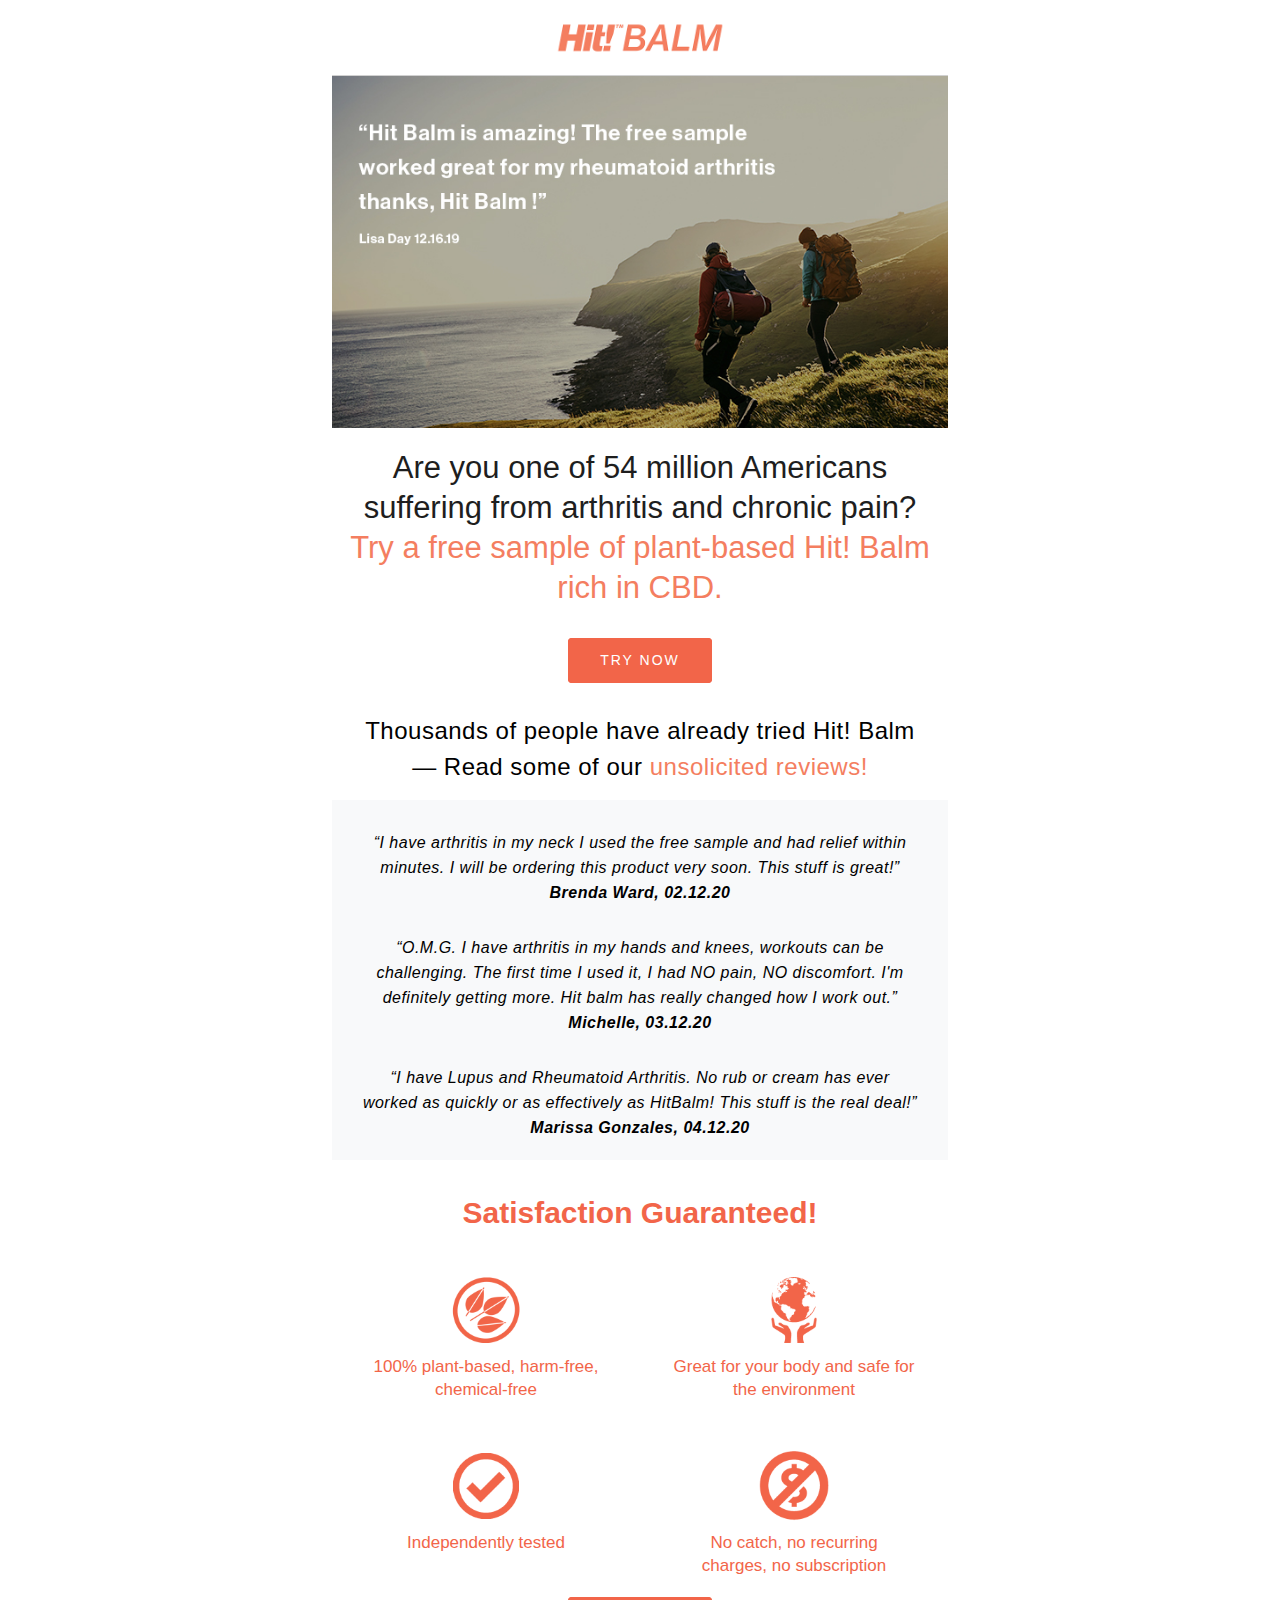
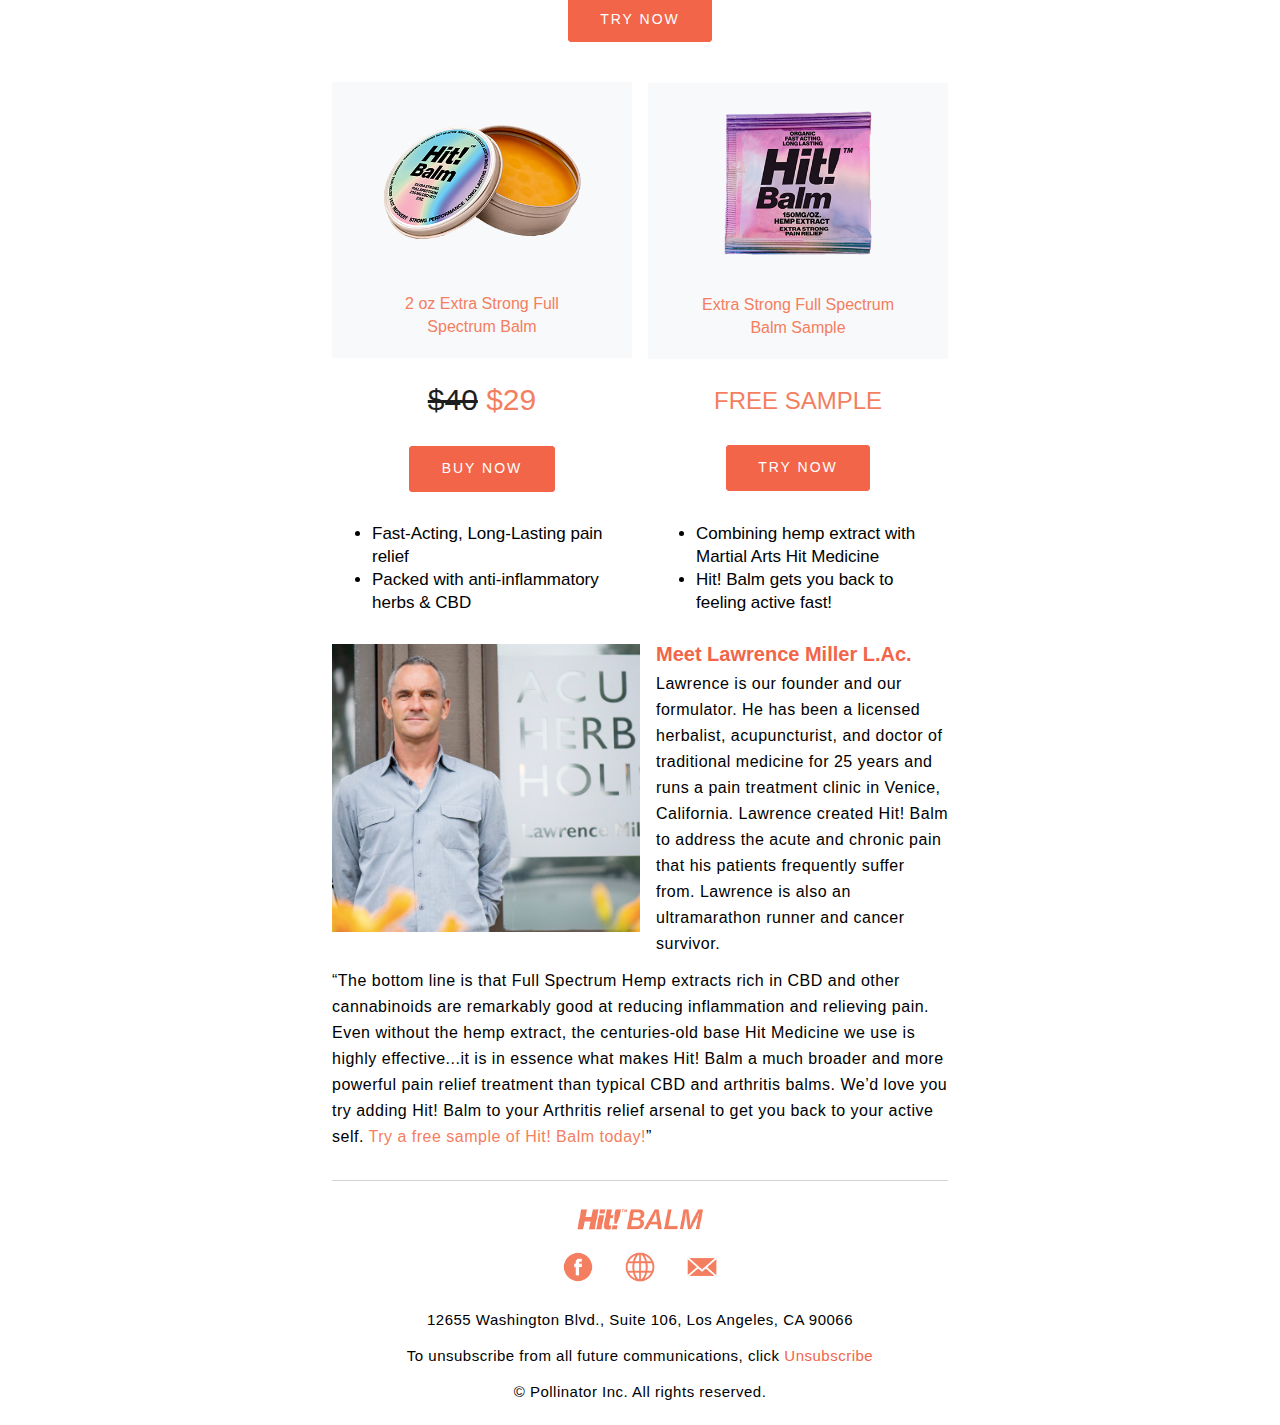
<file: assets/hitbalm-compiled.html>
<!DOCTYPE html>
<html lang="en">
<head>
<title>Hit! Balm</title>
<!--[if (gte mso 9)]>
    <style type="text/css">
      body, table, td, a {font-family: Arial, sans-serif !important;}
      a {text-decoration: none;}
    </style>
  <![endif]-->
  <!--[if mso]>&nbsp;<![endif]-->
<meta charset="utf-8">
<meta name="viewport" content="width=device-width">
<style type="text/css">
@media screen and (max-width: 480px) {
  .hund {
    width: 100% !important;
    max-width: 100% !important;
    height: auto !important;
  }

  .full {
    display: block;
    width: 100%;
    text-align: center;
  }

  .desktop-hide2 {
    display: block!important;
    padding-top: 0px!important;
    padding-bottom: 0px!important;
    width: 100% !important;
  }

  .center {
    text-align: center !important;
    margin: 0 auto !important;
  }

  .pl0 {
    padding-left: 0px !important;
  }

  .plr20 {
    padding-left: 20px !important;
    padding-right: 20px !important;
  }

  .pt28 {
    padding-top: 30px;
  }

  .pt21 {
    padding-top: 21px;
  }

  table[class="wrapper"] {
    width: 100% !important;
  }

  td[class="mobile-column-right"] {
    padding-top: 20px !important;
  }

  img[class="mobile-image"] {
    margin: 0 auto;
  }

  table[class="mobile-column"] {
    width: 100%!important;
  }
}
</style>
</head>
<body class="hund" style="-webkit-text-size-adjust: 100%; -ms-text-size-adjust: 100%; margin: 0; padding: 0; font-family: Helvetica Neue, Helvetica, Arial, sans-serif; color: #1e1e1e; background: #FFFFFF; height: 100%; width: 100%;">


<!-- CONTAINER TABLE -->
<table width="600" align="center" bgcolor="#FFFFFF" cellpadding="0" cellspacing="0" class="hund" style="-webkit-text-size-adjust: 100%; -ms-text-size-adjust: 100%; mso-table-lspace: 0pt; mso-table-rspace: 0pt; margin: 0 auto; width: 600px; border-collapse: collapse;">
<tr>
    <td align="center" style="-webkit-text-size-adjust: 100%; -ms-text-size-adjust: 100%; mso-table-lspace: 0pt; mso-table-rspace: 0pt; vertical-align: top;" valign="top">
		<!-- WRAPPER TABLE -->
      <table border="0" cellpadding="0" cellspacing="0" width="100%" style="-webkit-text-size-adjust: 100%; -ms-text-size-adjust: 100%; mso-table-lspace: 0pt; mso-table-rspace: 0pt; width: 100%; border-collapse: collapse;">
        <!-- LOGO MODULE -->
          <tr>
            <td align="center" style="-webkit-text-size-adjust: 100%; -ms-text-size-adjust: 100%; mso-table-lspace: 0pt; mso-table-rspace: 0pt; border-collapse: collapse;"><table border="0" cellpadding="0" cellspacing="0" width="100%" style="-webkit-text-size-adjust: 100%; -ms-text-size-adjust: 100%; mso-table-lspace: 0pt; mso-table-rspace: 0pt; width: 100%; border-collapse: collapse;">
                <tr>
                  <td align="center" style="-webkit-text-size-adjust: 100%; -ms-text-size-adjust: 100%; mso-table-lspace: 0pt; mso-table-rspace: 0pt; padding-top: 20px; padding-bottom: 15px; border-bottom: #d1d1d1 1px solid; font-family: Helvetica Neue, Helvetica, Arial, sans-serif; font-size: 16px; color: #f26549; font-weight: 600; width: 100%;" width="100%"><table border="0" cellpadding="0" cellspacing="0" width="238px;" style="-webkit-text-size-adjust: 100%; -ms-text-size-adjust: 100%; mso-table-lspace: 0pt; mso-table-rspace: 0pt; border-collapse: collapse;">
                      <tr>
                        <td style="-webkit-text-size-adjust: 100%; -ms-text-size-adjust: 100%; mso-table-lspace: 0pt; mso-table-rspace: 0pt; width: 100%;" align="center" width="100%"><a href="http://hitbalm.com/" style="-webkit-text-size-adjust: 100%; -ms-text-size-adjust: 100%;"> <img alt="Hit! Balm" border="0" height="48" width="170" src="logo.png" style="-ms-interpolation-mode: bicubic; border: 0; height: auto; line-height: 100%; outline: none; text-decoration: none;"> </a></td>
                      </tr>
                    </table></td>
                </tr>
              </table></td>
          </tr>
          <!-- // LOGO MODULE -->

        <!-- HERO -->
        <tr>
          <td width="100%" style="-webkit-text-size-adjust: 100%; -ms-text-size-adjust: 100%; mso-table-lspace: 0pt; mso-table-rspace: 0pt;"><table width="100%" border="0" cellpadding="0" cellspacing="0" style="-webkit-text-size-adjust: 100%; -ms-text-size-adjust: 100%; mso-table-lspace: 0pt; mso-table-rspace: 0pt; border-collapse: collapse;">
              <tr>

                <td width="100%" align="center" class="full" style="-webkit-text-size-adjust: 100%; -ms-text-size-adjust: 100%; mso-table-lspace: 0pt; mso-table-rspace: 0pt; font-family: Helvetica Neue, Helvetica, Arial, sans-serif; font-size: 16px; color: #f26549; font-weight: 600;"><table border="0" cellpadding="0" cellspacing="0" width="100%" style="-webkit-text-size-adjust: 100%; -ms-text-size-adjust: 100%; mso-table-lspace: 0pt; mso-table-rspace: 0pt; width: 100%; border-collapse: collapse;">
                    <tr>
                      <td align="center" style="-webkit-text-size-adjust: 100%; -ms-text-size-adjust: 100%; mso-table-lspace: 0pt; mso-table-rspace: 0pt;"> <img alt="Extra Thick Balm" height="292" src="hero-image.jpg" width="100%" style="height: auto; display: block; line-height: 100%; border: 0; outline: none; text-decoration: none; -ms-interpolation-mode: bicubic;" class="mobile-image"></td>
                    </tr>

                  </table></td>

              </tr>
            </table></td>
        </tr>
        <!-- //HERO -->
        <!-- HEADING -->
        <tr>
          <td style="-webkit-text-size-adjust: 100%; -ms-text-size-adjust: 100%; mso-table-lspace: 0pt; mso-table-rspace: 0pt;"><table border="0" cellpadding="0" cellspacing="0" width="100%" style="-webkit-text-size-adjust: 100%; -ms-text-size-adjust: 100%; mso-table-lspace: 0pt; mso-table-rspace: 0pt; width: 100%; border-collapse: collapse;">
              <tr>
                <td class="plr20" style="-webkit-text-size-adjust: 100%; -ms-text-size-adjust: 100%; mso-table-lspace: 0pt; mso-table-rspace: 0pt; font-size: 31px; line-height: 40px; color: #1e1e1e; padding: 20px 10px 0px 10px; font-weight: 200; font-family: Helvetica Neue, Helvetica, Arial, sans-serif;" align="center"> Are you one of 54 million Americans suffering from arthritis and chronic pain? <span style="color: #f47e60;">Try a free sample of plant-based Hit! Balm rich in CBD.</span> </td>
              </tr>
            </table></td>
        </tr>
        <!-- // HEADING -->

        <!-- Button : BEGIN -->
    <tr>
                          <td valign="middle" align="center" style="-webkit-text-size-adjust: 100%; -ms-text-size-adjust: 100%; mso-table-lspace: 0pt; mso-table-rspace: 0pt; text-align: center; padding: 30px 20px 30px 20px;">


                              <table role="presentation" align="center" cellspacing="0" cellpadding="0" border="0" class="center-on-narrow" style="-webkit-text-size-adjust: 100%; -ms-text-size-adjust: 100%; mso-table-lspace: 0pt; mso-table-rspace: 0pt; border-collapse: collapse;">
                                  <tr>
                                      <td style="-webkit-text-size-adjust: 100%; -ms-text-size-adjust: 100%; mso-table-lspace: 0pt; mso-table-rspace: 0pt; transition: all 100ms ease-in; border-radius: 4px; background: #f26549; text-align: center;" class="button-td" align="center">
                                          <a href="http://hitbalm.com/25651052643/checkouts/d2f7918649ab911985b80f26ef7e63af?_ga=2.141036282.952032814.1592146582-1747809241.1581610170&discount=FreeShipSampEmailArthritis001aaa" style="-webkit-text-size-adjust: 100%; -ms-text-size-adjust: 100%; transition: all 100ms ease-in; border-radius: 4px; background: #f26549; border: 15px solid #f26549; font-family: Helvetica Neue, Helvetica, Arial, sans-serif; font-size: 14px; line-height: 1.1; text-align: center; text-decoration: none; display: block; font-weight: 300; letter-spacing: 2px;" class="button-a">
                                              <span style="color: #fff; text-decoration: none;" class="button-link">&nbsp;&nbsp;&nbsp;TRY NOW&nbsp;&nbsp;&nbsp;</span>
                                          </a>
                                      </td>
                                  </tr>
                              </table>


                          </td>
                      </tr>
  <!-- Button : END -->

        <!-- SUBHEADING -->
        <tr>
          <td style="-webkit-text-size-adjust: 100%; -ms-text-size-adjust: 100%; mso-table-lspace: 0pt; mso-table-rspace: 0pt;"><table border="0" cellpadding="0" cellspacing="0" width="100%" style="-webkit-text-size-adjust: 100%; -ms-text-size-adjust: 100%; mso-table-lspace: 0pt; mso-table-rspace: 0pt; width: 100%; border-collapse: collapse;">
            <tr>
              <td align="center" class="px20" style="-webkit-text-size-adjust: 100%; -ms-text-size-adjust: 100%; mso-table-lspace: 0pt; mso-table-rspace: 0pt; font-size: 24px; line-height: 36px; letter-spacing: .5px; text-align: center; font-weight: 200; text-decoration: none; color: #000; padding: 0px 20px 15px 20px; font-family: Helvetica Neue, Helvetica, Arial, sans-serif;">Thousands of people have already tried Hit! Balm &#8212;
Read some of our<a href="http://www.facebook.com/hitbalm/reviews/?ref=page_internal" style="-webkit-text-size-adjust: 100%; -ms-text-size-adjust: 100%; color: #f47e60; text-decoration: none;"> unsolicited reviews!</a></td>
            </tr>

            </table></td>
        </tr>
        <!-- // SUBHEADING -->
        <!-- SUBHEADING -->
        <tr>
          <td style="-webkit-text-size-adjust: 100%; -ms-text-size-adjust: 100%; mso-table-lspace: 0pt; mso-table-rspace: 0pt;"><table border="0" cellpadding="0" cellspacing="0" width="100%" style="-webkit-text-size-adjust: 100%; -ms-text-size-adjust: 100%; mso-table-lspace: 0pt; mso-table-rspace: 0pt; width: 100%; border-collapse: collapse;">
            <tr>
              <td align="center" class="px20" style="-webkit-text-size-adjust: 100%; -ms-text-size-adjust: 100%; mso-table-lspace: 0pt; mso-table-rspace: 0pt; font-size: 16px; line-height: 25px; letter-spacing: .5px; text-align: center; font-weight: 300; text-decoration: none; color: #000; padding: 30px 30px 20px 30px; background-color: #f8f9fa; font-family: Helvetica Neue, Helvetica, Arial, sans-serif; font-style: italic;" bgcolor="#f8f9fa">“I have arthritis in my neck I used the free sample and had relief within minutes. I will be ordering this product very soon. This stuff is great!”<span style="font-weight: 600;"> Brenda Ward, 02.12.20</span>

    </td>
            </tr>

            </table></td>
        </tr>
        <!-- // SUBHEADING -->
        <!-- SUBHEADING -->
        <tr>
          <td style="-webkit-text-size-adjust: 100%; -ms-text-size-adjust: 100%; mso-table-lspace: 0pt; mso-table-rspace: 0pt;"><table border="0" cellpadding="0" cellspacing="0" width="100%" style="-webkit-text-size-adjust: 100%; -ms-text-size-adjust: 100%; mso-table-lspace: 0pt; mso-table-rspace: 0pt; width: 100%; border-collapse: collapse;">
            <tr>
              <td align="center" class="px20" style="-webkit-text-size-adjust: 100%; -ms-text-size-adjust: 100%; mso-table-lspace: 0pt; mso-table-rspace: 0pt; font-size: 16px; line-height: 25px; letter-spacing: .5px; text-align: center; font-weight: 300; text-decoration: none; color: #000; padding: 10px 30px 20px 30px; background-color: #f8f9fa; font-family: Helvetica Neue, Helvetica, Arial, sans-serif; font-style: italic;" bgcolor="#f8f9fa">“O.M.G. I have arthritis in my hands and knees, workouts can be challenging. The first time I used it, I had NO pain, NO discomfort. I'm definitely getting more. Hit balm has really changed how I work out.”<span style="font-weight: 600;"> Michelle, 03.12.20</span>

    </td>
            </tr>

            </table></td>
        </tr>
        <!-- // SUBHEADING -->
        <!-- SUBHEADING -->
        <tr>
          <td style="-webkit-text-size-adjust: 100%; -ms-text-size-adjust: 100%; mso-table-lspace: 0pt; mso-table-rspace: 0pt;"><table border="0" cellpadding="0" cellspacing="0" width="100%" style="-webkit-text-size-adjust: 100%; -ms-text-size-adjust: 100%; mso-table-lspace: 0pt; mso-table-rspace: 0pt; width: 100%; border-collapse: collapse;">
            <tr>
              <td align="center" class="px20" style="-webkit-text-size-adjust: 100%; -ms-text-size-adjust: 100%; mso-table-lspace: 0pt; mso-table-rspace: 0pt; font-size: 16px; line-height: 25px; letter-spacing: .5px; text-align: center; font-weight: 300; text-decoration: none; color: #000; padding: 10px 30px 20px 30px; font-family: Helvetica Neue, Helvetica, Arial, sans-serif; background-color: #f8f9fa; font-style: italic;" bgcolor="#f8f9fa">“I have Lupus and Rheumatoid Arthritis. No rub or cream has ever worked as quickly or as effectively as HitBalm! This stuff is the real deal!”<br> <span style="font-weight: 600;">Marissa Gonzales, 04.12.20</span>

    </td>
            </tr>

            </table></td>
        </tr>
        <!-- // SUBHEADING -->

                <!-- IMAGE -->
              <!--  <tr>
                  <td width="100%"><table width="100%"  border="0" cellpadding="0" cellspacing="0">
                      <tr>

                        <td width="100%" align="center" class="full pt20" style="font-family: Helvetica Neue, Helvetica, Arial, sans-serif;font-size:16px;color:#f26549;font-weight:600;" ><table border="0" cellpadding="0" cellspacing="0" width="100%" style="width:100%">
                            <tr>
                              <td align="center"> <img alt="Fast Acting and Long Lasting" height="40" src="image02.png"
                                            width="100%" style="display:block;line-height:100%;border:0;outline:none;text-decoration:none;-ms-interpolation-mode:bicubic;" class="mobile-image" /></td>
                            </tr>

                          </table></td>

                      </tr>
                    </table></td>
                </tr>-->
                <!-- //IMAGE -->
                <!-- SUBHEADING -->
                <tr>
                  <td style="-webkit-text-size-adjust: 100%; -ms-text-size-adjust: 100%; mso-table-lspace: 0pt; mso-table-rspace: 0pt;"><table border="0" cellpadding="0" cellspacing="0" width="100%" style="-webkit-text-size-adjust: 100%; -ms-text-size-adjust: 100%; mso-table-lspace: 0pt; mso-table-rspace: 0pt; width: 100%; border-collapse: collapse;">
                    <tr>
                      <td class="plr20 pt21" style="-webkit-text-size-adjust: 100%; -ms-text-size-adjust: 100%; mso-table-lspace: 0pt; mso-table-rspace: 0pt; font-size: 30px; line-height: 35px; color: #f26549; padding-bottom: 15px; font-weight: 600; padding-top: 35px;" align="center">Satisfaction Guaranteed!</td>
                    </tr>

                    </table></td>
                </tr>
                <!-- // SUBHEADING -->
                <!-- TWO COLUMN -->
                <tr>
                  <td width="100%" style="-webkit-text-size-adjust: 100%; -ms-text-size-adjust: 100%; mso-table-lspace: 0pt; mso-table-rspace: 0pt;"><table width="100%" border="0" cellpadding="0" cellspacing="0" style="-webkit-text-size-adjust: 100%; -ms-text-size-adjust: 100%; mso-table-lspace: 0pt; mso-table-rspace: 0pt; border-collapse: collapse;">
                      <tr>
                        <!-- LEFT COLUMN -->
                        <td width="50%" align="center" class="full top pb25 pt30" style="-webkit-text-size-adjust: 100%; -ms-text-size-adjust: 100%; mso-table-lspace: 0pt; mso-table-rspace: 0pt; vertical-align: top; padding-bottom: 20px; padding-top: 30px; font-family: Helvetica Neue, Helvetica, Arial, sans-serif; font-size: 16px; color: #f26549; font-weight: 600;" valign="top"><table border="0" cellpadding="0" cellspacing="0" width="100%" style="-webkit-text-size-adjust: 100%; -ms-text-size-adjust: 100%; mso-table-lspace: 0pt; mso-table-rspace: 0pt; width: 100%; border-collapse: collapse;">
                            <tr>
                              <td align="center" style="-webkit-text-size-adjust: 100%; -ms-text-size-adjust: 100%; mso-table-lspace: 0pt; mso-table-rspace: 0pt;"><img alt="100% plant based, harm free" height="70" src="environment-friendly.png" width="70" style="height: auto; display: block; line-height: 100%; border: 0; outline: none; text-decoration: none; -ms-interpolation-mode: bicubic;" class="mobile-image"></td>
                            </tr>
                            <tr>
                              <td align="center" style="-webkit-text-size-adjust: 100%; -ms-text-size-adjust: 100%; mso-table-lspace: 0pt; mso-table-rspace: 0pt; padding-top: 10px; padding-left: 30px; padding-right: 30px; font-size: 17px; line-height: 23px; text-align: center; font-weight: 200; text-decoration: none; color: #f26549;">100% plant-based, harm-free, chemical-free</td>
                            </tr>
                          </table></td>
                        <!-- //LEFT COLUMN -->
                        <!-- RIGHT COLUMN -->
                        <td width="50%" align="center" class="full top pb25 pt30" style="-webkit-text-size-adjust: 100%; -ms-text-size-adjust: 100%; mso-table-lspace: 0pt; mso-table-rspace: 0pt; vertical-align: top; padding-bottom: 20px; padding-top: 30px; font-family: Helvetica Neue, Helvetica, Arial, sans-serif; font-size: 16px; color: #f26549; font-weight: 600;" valign="top"><table border="0" cellpadding="0" cellspacing="0" width="100%" style="-webkit-text-size-adjust: 100%; -ms-text-size-adjust: 100%; mso-table-lspace: 0pt; mso-table-rspace: 0pt; width: 100%; border-collapse: collapse;">
                            <tr>
                              <td align="center" style="-webkit-text-size-adjust: 100%; -ms-text-size-adjust: 100%; mso-table-lspace: 0pt; mso-table-rspace: 0pt;"><img alt="Great for body, good for environment" height="70" src="environment.png" width="70" style="height: auto; display: block; line-height: 100%; border: 0; outline: none; text-decoration: none; -ms-interpolation-mode: bicubic;" class="mobile-image"></td>
                            </tr>
                            <tr>
                              <td align="center" valign="center" style="-webkit-text-size-adjust: 100%; -ms-text-size-adjust: 100%; mso-table-lspace: 0pt; mso-table-rspace: 0pt; padding-top: 10px; padding-left: 30px; padding-right: 30px; font-size: 17px; line-height: 23px; text-align: center; font-weight: 200; text-decoration: none; color: #f26549;">Great for your body and safe for the environment</td>
                            </tr>
                          </table></td>
                        <!-- //RIGHT COLUMN -->
                      </tr>
                    </table></td>
                </tr>
                <!-- //TWO COLUMN -->



                <!-- TWO COLUMN -->
                <tr>
                  <td width="100%" style="-webkit-text-size-adjust: 100%; -ms-text-size-adjust: 100%; mso-table-lspace: 0pt; mso-table-rspace: 0pt;"><table width="100%" border="0" cellpadding="0" cellspacing="0" style="-webkit-text-size-adjust: 100%; -ms-text-size-adjust: 100%; mso-table-lspace: 0pt; mso-table-rspace: 0pt; border-collapse: collapse;">
                      <tr>
                        <!-- LEFT COLUMN -->
                        <td width="50%" align="center" class="full top pb25 pt30" style="-webkit-text-size-adjust: 100%; -ms-text-size-adjust: 100%; mso-table-lspace: 0pt; mso-table-rspace: 0pt; vertical-align: top; padding-bottom: 20px; padding-top: 30px; font-family: Helvetica Neue, Helvetica, Arial, sans-serif; font-size: 16px; color: #f26549; font-weight: 600;" valign="top"><table border="0" cellpadding="0" cellspacing="0" width="100%" style="-webkit-text-size-adjust: 100%; -ms-text-size-adjust: 100%; mso-table-lspace: 0pt; mso-table-rspace: 0pt; width: 100%; border-collapse: collapse;">
                            <tr>
                              <td align="center" style="-webkit-text-size-adjust: 100%; -ms-text-size-adjust: 100%; mso-table-lspace: 0pt; mso-table-rspace: 0pt;"><img alt="Independently tested" height="70" src="check.png" width="70" style="height: auto; display: block; line-height: 100%; border: 0; outline: none; text-decoration: none; -ms-interpolation-mode: bicubic;" class="mobile-image"></td>
                            </tr>
                            <tr>
                              <td align="center" style="-webkit-text-size-adjust: 100%; -ms-text-size-adjust: 100%; mso-table-lspace: 0pt; mso-table-rspace: 0pt; padding-top: 10px; padding-left: 30px; padding-right: 30px; font-size: 17px; line-height: 23px; text-align: center; font-weight: 200; text-decoration: none; color: #f26549;">Independently tested</td>
                            </tr>
                          </table></td>
                        <!-- //LEFT COLUMN -->
                        <!-- RIGHT COLUMN -->
                        <td width="50%" align="center" class="full top pb25 pt30" style="-webkit-text-size-adjust: 100%; -ms-text-size-adjust: 100%; mso-table-lspace: 0pt; mso-table-rspace: 0pt; vertical-align: top; padding-bottom: 20px; padding-top: 30px; font-family: Helvetica Neue, Helvetica, Arial, sans-serif; font-size: 16px; color: #f26549; font-weight: 600;" valign="top"><table border="0" cellpadding="0" cellspacing="0" width="100%" style="-webkit-text-size-adjust: 100%; -ms-text-size-adjust: 100%; mso-table-lspace: 0pt; mso-table-rspace: 0pt; width: 100%; border-collapse: collapse;">
                            <tr>
                              <td align="center" style="-webkit-text-size-adjust: 100%; -ms-text-size-adjust: 100%; mso-table-lspace: 0pt; mso-table-rspace: 0pt;"> <img alt="No catch, no recurring charges" height="70" src="no-charges.png" width="70" style="height: auto; display: block; line-height: 100%; border: 0; outline: none; text-decoration: none; -ms-interpolation-mode: bicubic;" class="mobile-image"></td>
                            </tr>
                            <tr>
                              <td align="center" style="-webkit-text-size-adjust: 100%; -ms-text-size-adjust: 100%; mso-table-lspace: 0pt; mso-table-rspace: 0pt; padding-top: 10px; padding-left: 40px; padding-right: 40px; font-size: 17px; line-height: 23px; text-align: center; font-weight: 200; text-decoration: none; color: #f26549;">No catch, no recurring charges, no subscription</td>
                            </tr>
                          </table></td>
                        <!-- //RIGHT COLUMN -->
                      </tr>
                    </table></td>
                </tr>
                <!-- //TWO COLUMN -->
                <tr>
                                      <td valign="middle" align="center" style="-webkit-text-size-adjust: 100%; -ms-text-size-adjust: 100%; mso-table-lspace: 0pt; mso-table-rspace: 0pt; text-align: center; padding: 0px 20px 40px 20px;">

                                          <!-- Button : BEGIN -->
                                          <table role="presentation" align="center" cellspacing="0" cellpadding="0" border="0" class="center-on-narrow" style="-webkit-text-size-adjust: 100%; -ms-text-size-adjust: 100%; mso-table-lspace: 0pt; mso-table-rspace: 0pt; border-collapse: collapse;">
                                              <tr>
                                                  <td style="-webkit-text-size-adjust: 100%; -ms-text-size-adjust: 100%; mso-table-lspace: 0pt; mso-table-rspace: 0pt; transition: all 100ms ease-in; border-radius: 4px; background: #f26549; text-align: center;" class="button-td" align="center">
                                                <a href="http://hitbalm.com/25651052643/checkouts/d2f7918649ab911985b80f26ef7e63af?_ga=2.141036282.952032814.1592146582-1747809241.1581610170&discount=FreeShipSampEmailArthritis001aaa" style="-webkit-text-size-adjust: 100%; -ms-text-size-adjust: 100%; transition: all 100ms ease-in; border-radius: 4px; background: #f26549; border: 15px solid #f26549; font-family: Helvetica Neue, Helvetica, Arial, sans-serif; font-size: 14px; line-height: 1.1; text-align: center; text-decoration: none; display: block; font-weight: 300; letter-spacing: 2px;" class="button-a">
                                                          <span style="color: #fff; text-decoration: none;" class="button-link">&nbsp;&nbsp;&nbsp;TRY NOW&nbsp;&nbsp;&nbsp;</span>
                                                      </a>
                                                  </td>
                                              </tr>
                                          </table>
                                          <!-- Button : END -->

                                      </td>
                                  </tr>

        <!-- TWO COLUMN -->
        <tr>
          <td width="100%" style="-webkit-text-size-adjust: 100%; -ms-text-size-adjust: 100%; mso-table-lspace: 0pt; mso-table-rspace: 0pt;"><table width="100%" border="0" cellpadding="0" cellspacing="0" style="-webkit-text-size-adjust: 100%; -ms-text-size-adjust: 100%; mso-table-lspace: 0pt; mso-table-rspace: 0pt; border-collapse: collapse;">
              <tr>
                <!-- LEFT COLUMN -->
                <td width="50%" align="center" class="full" style="-webkit-text-size-adjust: 100%; -ms-text-size-adjust: 100%; mso-table-lspace: 0pt; mso-table-rspace: 0pt; font-family: Helvetica Neue, Helvetica, Arial, sans-serif; font-size: 16px; color: #f26549; font-weight: 600;">
                  <table border="0" cellpadding="0" cellspacing="0" width="100%" style="-webkit-text-size-adjust: 100%; -ms-text-size-adjust: 100%; mso-table-lspace: 0pt; mso-table-rspace: 0pt; width: 100%; border-collapse: collapse;">
                    <tr>
                      <td align="center" style="-webkit-text-size-adjust: 100%; -ms-text-size-adjust: 100%; mso-table-lspace: 0pt; mso-table-rspace: 0pt;">
                        <a href="http://hitbalm.com/25651052643/checkouts/d47df06628b98f522326634c98058586?_ga=2.141036282.952032814.1592146582-1747809241.1581610170&discount=FIRSTTIN11" style="-webkit-text-size-adjust: 100%; -ms-text-size-adjust: 100%; color: #f26549; text-decoration: none;">
                        <img alt="Extra Strong Balm Tin" height="200" src="prod1.png" width="200" style="height: auto; background-color: #f8f9fa; padding: 0px 50px; display: block; line-height: 100%; border: 0; outline: none; text-decoration: none; -ms-interpolation-mode: bicubic;" class="mobile-image bglight"> </a></td>
                    </tr>
                    <tr style="display: inline-block; padding-bottom:20px;">
            <td align="center" class="bglight" style="-webkit-text-size-adjust: 100%; -ms-text-size-adjust: 100%; mso-table-lspace: 0pt; mso-table-rspace: 0pt; background-color: #f8f9fa; padding: 0px 50px; padding-top: 10px; padding-bottom: 20px; font-size: 18px; line-height: 23px; text-align: center; font-weight: 200; text-decoration: none; color: #f26549; width: 200px;" width="200" bgcolor="#f8f9fa">
              <a href="http://hitbalm.com/25651052643/checkouts/d47df06628b98f522326634c98058586?_ga=2.141036282.952032814.1592146582-1747809241.1581610170&discount=FIRSTTIN11" style="-webkit-text-size-adjust: 100%; -ms-text-size-adjust: 100%; padding-bottom: 30px; font-size: 16px; line-height: 23px; text-align: center; font-weight: 300; text-decoration: none; color: #f47e60;">2 oz Extra Strong Full Spectrum Balm
</a></td>
          </tr>
          <tr style="display: inline-block;">
  <td align="center" style="-webkit-text-size-adjust: 100%; -ms-text-size-adjust: 100%; mso-table-lspace: 0pt; mso-table-rspace: 0pt; padding-top: 10px; font-size: 18px; line-height: 23px; text-align: center; font-weight: 200; text-decoration: none; color: #f26549; width: 300px;" width="300">
    <a href="http://hitbalm.com/25651052643/checkouts/d47df06628b98f522326634c98058586?_ga=2.141036282.952032814.1592146582-1747809241.1581610170&discount=FIRSTTIN11" style="-webkit-text-size-adjust: 100%; -ms-text-size-adjust: 100%; padding-bottom: 30px; font-size: 16px; line-height: 23px; text-align: center; font-weight: 300; text-decoration: none; color: #f47e60; font-size: 30px;"><del style="color: #1e1e1e;">$40</del> $29
</a></td>
</tr>
                        <!-- Button : BEGIN -->
                    <tr>
                                          <td valign="middle" align="center" style="-webkit-text-size-adjust: 100%; -ms-text-size-adjust: 100%; mso-table-lspace: 0pt; mso-table-rspace: 0pt; text-align: center; padding: 30px 20px 30px 20px;">


                                              <table role="presentation" align="center" cellspacing="0" cellpadding="0" border="0" class="center-on-narrow" style="-webkit-text-size-adjust: 100%; -ms-text-size-adjust: 100%; mso-table-lspace: 0pt; mso-table-rspace: 0pt; border-collapse: collapse;">
                                                  <tr>
                                                      <td style="-webkit-text-size-adjust: 100%; -ms-text-size-adjust: 100%; mso-table-lspace: 0pt; mso-table-rspace: 0pt; transition: all 100ms ease-in; border-radius: 4px; background: #f26549; text-align: center;" class="button-td" align="center">
                                                          <a href="http://hitbalm.com/25651052643/checkouts/d47df06628b98f522326634c98058586?_ga=2.141036282.952032814.1592146582-1747809241.1581610170&discount=FIRSTTIN11" style="-webkit-text-size-adjust: 100%; -ms-text-size-adjust: 100%; transition: all 100ms ease-in; border-radius: 4px; background: #f26549; border: 15px solid #f26549; font-family: Helvetica Neue, Helvetica, Arial, sans-serif; font-size: 14px; line-height: 1.1; text-align: center; text-decoration: none; display: block; font-weight: 300; letter-spacing: 2px;" class="button-a">
                                                              <span style="color: #fff; text-decoration: none;" class="button-link">&nbsp;&nbsp;&nbsp;BUY NOW&nbsp;&nbsp;&nbsp;</span>
                                                          </a>
                                                      </td>
                                                  </tr>
                                              </table>


                                          </td>
                                      </tr>
        <!-- Button : END -->

                  </table></td>
                <!-- //LEFT COLUMN -->
                <!-- RIGHT COLUMN -->
                <td width="50%" class="full pl0" align="center" style="-webkit-text-size-adjust: 100%; -ms-text-size-adjust: 100%; mso-table-lspace: 0pt; mso-table-rspace: 0pt; padding-left: 16px; font-family: Helvetica Neue, Helvetica, Arial, sans-serif; font-size: 16px; color: #f26549; font-weight: 600;"><table border="0" cellpadding="0" cellspacing="0" width="100%" style="-webkit-text-size-adjust: 100%; -ms-text-size-adjust: 100%; mso-table-lspace: 0pt; mso-table-rspace: 0pt; width: 100%; border-collapse: collapse;">
                    <tr>
                      <td align="center" style="-webkit-text-size-adjust: 100%; -ms-text-size-adjust: 100%; mso-table-lspace: 0pt; mso-table-rspace: 0pt;"><a href="http://hitbalm.com/25651052643/checkouts/d2f7918649ab911985b80f26ef7e63af?_ga=2.141036282.952032814.1592146582-1747809241.1581610170&discount=FreeShipSampEmailArthritis001aaa" style="-webkit-text-size-adjust: 100%; -ms-text-size-adjust: 100%; color: #f26549; text-decoration: none;"> <img alt="Balm Sample Packet" height="200" src="prod2.png" width="200" style="height: auto; background-color: #f8f9fa; padding: 0px 50px; display: block; line-height: 100%; border: 0; outline: none; text-decoration: none; -ms-interpolation-mode: bicubic;" class="mobile-image bglight"> </a></td>
                    </tr>
                    <tr style="display: inline-block; padding-bottom:20px;">
            <td align="center" class="bglight" style="-webkit-text-size-adjust: 100%; -ms-text-size-adjust: 100%; mso-table-lspace: 0pt; mso-table-rspace: 0pt; background-color: #f8f9fa; padding: 0px 50px; padding-top: 10px; padding-bottom: 20px; font-size: 18px; line-height: 23px; text-align: center; font-weight: 200; text-decoration: none; color: #f26549; width: 200px;" width="200" bgcolor="#f8f9fa">
              <a href="http://hitbalm.com/25651052643/checkouts/d2f7918649ab911985b80f26ef7e63af?_ga=2.141036282.952032814.1592146582-1747809241.1581610170&discount=FreeShipSampEmailArthritis001aaa" style="-webkit-text-size-adjust: 100%; -ms-text-size-adjust: 100%; padding-bottom: 30px; font-size: 16px; line-height: 23px; text-align: center; font-weight: 300; text-decoration: none; color: #f47e60;">Extra Strong Full Spectrum Balm Sample
</a></td>
          </tr>
          <tr style="display: inline-block;">
  <td align="center" style="-webkit-text-size-adjust: 100%; -ms-text-size-adjust: 100%; mso-table-lspace: 0pt; mso-table-rspace: 0pt; padding-top: 10px; line-height: 23px; text-align: center; font-weight: 200; text-decoration: none; color: #f26549; width: 300px;" width="300">
    <a href="http://hitbalm.com/25651052643/checkouts/d2f7918649ab911985b80f26ef7e63af?_ga=2.141036282.952032814.1592146582-1747809241.1581610170&discount=FreeShipSampEmailArthritis001aaa" style="-webkit-text-size-adjust: 100%; -ms-text-size-adjust: 100%; padding-bottom: 30px; line-height: 23px; text-align: center; font-weight: 300; text-decoration: none; color: #f47e60; font-size: 24px;">FREE SAMPLE
</a></td>
</tr>
                    <!-- Button : BEGIN -->
                <tr>
                                      <td valign="middle" align="center" style="-webkit-text-size-adjust: 100%; -ms-text-size-adjust: 100%; mso-table-lspace: 0pt; mso-table-rspace: 0pt; text-align: center; padding: 30px 20px 30px 20px;">


                                          <table role="presentation" align="center" cellspacing="0" cellpadding="0" border="0" class="center-on-narrow" style="-webkit-text-size-adjust: 100%; -ms-text-size-adjust: 100%; mso-table-lspace: 0pt; mso-table-rspace: 0pt; border-collapse: collapse;">
                                              <tr>
                                                  <td style="-webkit-text-size-adjust: 100%; -ms-text-size-adjust: 100%; mso-table-lspace: 0pt; mso-table-rspace: 0pt; transition: all 100ms ease-in; border-radius: 4px; background: #f26549; text-align: center;" class="button-td" align="center">
                                                      <a href="http://hitbalm.com/25651052643/checkouts/d2f7918649ab911985b80f26ef7e63af?_ga=2.141036282.952032814.1592146582-1747809241.1581610170&discount=FreeShipSampEmailArthritis001aaa" style="-webkit-text-size-adjust: 100%; -ms-text-size-adjust: 100%; transition: all 100ms ease-in; border-radius: 4px; background: #f26549; border: 15px solid #f26549; font-family: Helvetica Neue, Helvetica, Arial, sans-serif; font-size: 14px; line-height: 1.1; text-align: center; text-decoration: none; display: block; font-weight: 300; letter-spacing: 2px;" class="button-a">
                                                          <span style="color: #fff; text-decoration: none;" class="button-link">&nbsp;&nbsp;&nbsp;TRY NOW&nbsp;&nbsp;&nbsp;</span>
                                                      </a>
                                                  </td>
                                              </tr>
                                          </table>


                                      </td>
                                  </tr>
    <!-- Button : END -->

                  </table></td>
                <!-- //RIGHT COLUMN -->
              </tr>
            </table></td>
        </tr>
        <!-- //TWO COLUMN -->
        <!--BULLET POINTS -->
        <!-- TWO COLUMN -->
        <tr>
          <td width="100%" style="-webkit-text-size-adjust: 100%; -ms-text-size-adjust: 100%; mso-table-lspace: 0pt; mso-table-rspace: 0pt;">
            <table width="100%" border="0" cellpadding="0" cellspacing="0" style="-webkit-text-size-adjust: 100%; -ms-text-size-adjust: 100%; mso-table-lspace: 0pt; mso-table-rspace: 0pt; border-collapse: collapse;">
              <tr>
                <!-- LEFT COLUMN -->
                <td width="50%" align="left" class="full" valign="top" style="-webkit-text-size-adjust: 100%; -ms-text-size-adjust: 100%; mso-table-lspace: 0pt; mso-table-rspace: 0pt; font-family: Helvetica Neue, Helvetica, Arial, sans-serif; font-size: 16px; color: #000; font-weight: 600;">
                  <table border="0" cellpadding="0" cellspacing="0" width="100%" style="-webkit-text-size-adjust: 100%; -ms-text-size-adjust: 100%; mso-table-lspace: 0pt; mso-table-rspace: 0pt; width: 100%; border-collapse: collapse;">
                    <tr>
  <ul style="margin:0; margin-left: 25px; padding:0; font-family: Helvetica Neue, Helvetica, Arial, sans-serif; color:#000; font-size:17px; line-height:23px; font-weight: 300; padding:0px 15px 0px 15px;" align="left" type="disc">
                                            <li>
                                      Fast-Acting, Long-Lasting pain relief
                                            </li>
                                              <li>
                                      Packed with anti-inflammatory herbs &amp; CBD
                                            </li>

                                          </ul>
                      </tr>


                  </table></td>
                <!-- //LEFT COLUMN -->
                <!-- RIGHT COLUMN -->
                <td width="50%" class="full pl0" valign="top" align="left" style="-webkit-text-size-adjust: 100%; -ms-text-size-adjust: 100%; mso-table-lspace: 0pt; mso-table-rspace: 0pt; padding-left: 16px; font-family: Helvetica Neue, Helvetica, Arial, sans-serif; font-size: 16px; color: #000; font-weight: 600;">
                  <table border="0" cellpadding="0" cellspacing="0" width="100%" style="-webkit-text-size-adjust: 100%; -ms-text-size-adjust: 100%; mso-table-lspace: 0pt; mso-table-rspace: 0pt; width: 100%; border-collapse: collapse;">
                    <tr>

                      <ul style="margin:0; margin-left: 25px; padding:0; font-family: Helvetica Neue, Helvetica, Arial, sans-serif; color:#000; font-size:17px; line-height:23px; font-weight: 300; padding: 0px 15px 0px 15px;" align="left" type="disc">

                                        <li>
                                    Combining hemp extract with Martial Arts Hit Medicine
                                          </li>
                                          <li>
                                  Hit! Balm gets you back to feeling active fast!
                                          </li>
                                        </ul>


                        </tr>
                  </table></td>
                <!-- //RIGHT COLUMN -->
              </tr>
            </table></td>
        </tr>
        <!-- // BULLET POINTS -->
        <!-- //TWO COLUMN -->
        <!-- SUBHEADING -->
      <!--  <tr>
          <td><table border="0" cellpadding="0" cellspacing="0" width="100%" style="width:100%">
            <tr>
              <td align="center" class="px20 pb30" style="font-size:16px;line-height:25px; letter-spacing: .5px;text-align:center;font-weight:200;text-decoration:none;color:#000; padding: 10px 20px 0px 20px;">Try a free sample with free shipping, of pain-relieving Hit! Balm. Combining the healing properties of hemp extract with martial arts-based “hit medicine“. Hit Balm is packed with anti-inflammatory pain-relieving herbs. Deep-penetrating, fast-acting, and long-lasting relief, we will get you back to being active fast!
</td>
            </tr>

            </table></td>
        </tr>-->
        <!-- // SUBHEADING -->
        <!-- TWO COLUMN -->
        <tr>
          <td width="100%" style="-webkit-text-size-adjust: 100%; -ms-text-size-adjust: 100%; mso-table-lspace: 0pt; mso-table-rspace: 0pt;"><table width="100%" border="0" cellpadding="0" cellspacing="0" style="-webkit-text-size-adjust: 100%; -ms-text-size-adjust: 100%; mso-table-lspace: 0pt; mso-table-rspace: 0pt; border-collapse: collapse;">
              <tr>
                <!-- LEFT COLUMN -->
                <td width="50%" align="center" class="full top" style="-webkit-text-size-adjust: 100%; -ms-text-size-adjust: 100%; mso-table-lspace: 0pt; mso-table-rspace: 0pt; vertical-align: top; font-family: Helvetica Neue, Helvetica, Arial, sans-serif; font-size: 16px; color: #f26549; font-weight: 600; padding-top: 30px;" valign="top">
                  <table border="0" cellpadding="0" cellspacing="0" width="100%" style="-webkit-text-size-adjust: 100%; -ms-text-size-adjust: 100%; mso-table-lspace: 0pt; mso-table-rspace: 0pt; width: 100%; border-collapse: collapse;">
                    <tr>
                      <td align="center" style="-webkit-text-size-adjust: 100%; -ms-text-size-adjust: 100%; mso-table-lspace: 0pt; mso-table-rspace: 0pt;"> <img alt="Lawrence Miller" height="292" src="lawrence-miller02.jpg" width="100%" style="height: auto; display: block; line-height: 100%; border: 0; outline: none; text-decoration: none; -ms-interpolation-mode: bicubic;" class="mobile-image"></td>
                    </tr>
                  </table></td>
                <!-- //LEFT COLUMN -->
                <!-- RIGHT COLUMN -->
                <td width="50%" class="full pl0" align="center" style="-webkit-text-size-adjust: 100%; -ms-text-size-adjust: 100%; mso-table-lspace: 0pt; mso-table-rspace: 0pt; padding-left: 16px; font-family: Helvetica Neue, Helvetica, Arial, sans-serif; font-size: 16px; color: #000; font-weight: 600;">
                  <table border="0" cellpadding="0" cellspacing="0" width="100%" style="-webkit-text-size-adjust: 100%; -ms-text-size-adjust: 100%; mso-table-lspace: 0pt; mso-table-rspace: 0pt; width: 100%; border-collapse: collapse;">
                  <tr>
                    <td class="plr20 pt21" style="-webkit-text-size-adjust: 100%; -ms-text-size-adjust: 100%; mso-table-lspace: 0pt; mso-table-rspace: 0pt; font-size: 20px; line-height: 20px; color: #f26549; padding-bottom: 7px; padding-top: 30px; font-weight: 600;" align="left">Meet Lawrence Miller L.Ac. </td>
                  </tr>
                    <tr>
                        <td align="left" class="plr20" style="-webkit-text-size-adjust: 100%; -ms-text-size-adjust: 100%; mso-table-lspace: 0pt; mso-table-rspace: 0pt; font-size: 16px; line-height: 26px; text-align: left; font-weight: 200; text-decoration: none; color: #000; letter-spacing: .5px;">Lawrence is our founder and our formulator. He has been a licensed herbalist, acupuncturist, and doctor of traditional medicine for 25 years and runs a pain treatment clinic in Venice, California. Lawrence created Hit! Balm to address the acute and chronic pain that his patients frequently suffer from. Lawrence is also an ultramarathon runner and cancer survivor.


 </td>
                    </tr>
                  </table></td>
                <!-- //RIGHT COLUMN -->
              </tr>
            </table></td>
        </tr>
        <!-- //TWO COLUMN -->
        <!-- SUBHEADING -->
        <tr>
          <td style="-webkit-text-size-adjust: 100%; -ms-text-size-adjust: 100%; mso-table-lspace: 0pt; mso-table-rspace: 0pt;"><table border="0" cellpadding="0" cellspacing="0" width="100%" style="-webkit-text-size-adjust: 100%; -ms-text-size-adjust: 100%; mso-table-lspace: 0pt; mso-table-rspace: 0pt; width: 100%; border-collapse: collapse;">
            <tr>
              <td align="left" class="plr20" style="-webkit-text-size-adjust: 100%; -ms-text-size-adjust: 100%; mso-table-lspace: 0pt; mso-table-rspace: 0pt; font-size: 16px; line-height: 26px; letter-spacing: .5px; text-align: left; font-weight: 200; text-decoration: none; color: #000; padding: 11px 0px 30px 0px; font-family: Helvetica Neue, Helvetica, Arial, sans-serif;"> “The bottom line is that Full Spectrum Hemp extracts rich in CBD and other cannabinoids are remarkably good at reducing inflammation and relieving pain. Even without the hemp extract, the centuries-old base Hit Medicine we use is highly effective...it is in essence what makes Hit! Balm a much broader and more powerful pain relief treatment than typical CBD and arthritis balms. We’d love you try adding Hit! Balm to your Arthritis relief arsenal to get you back to your active self.
                <a href="http://hitbalm.com/25651052643/checkouts/d2f7918649ab911985b80f26ef7e63af?_ga=2.141036282.952032814.1592146582-1747809241.1581610170&discount=FreeShipSampEmailArthritis001aaa" style="-webkit-text-size-adjust: 100%; -ms-text-size-adjust: 100%; color: #f47e60; text-decoration: none;"> Try a free sample of Hit! Balm today!</a>”
</td>
            </tr>

            </table></td>
        </tr>
        <!-- // SUBHEADING -->
        <!-- LOGO MODULE -->
          <tr>
            <td align="center" style="-webkit-text-size-adjust: 100%; -ms-text-size-adjust: 100%; mso-table-lspace: 0pt; mso-table-rspace: 0pt; border-collapse: collapse;">
              <table border="0" cellpadding="0" cellspacing="0" width="100%" style="-webkit-text-size-adjust: 100%; -ms-text-size-adjust: 100%; mso-table-lspace: 0pt; mso-table-rspace: 0pt; width: 100%; border-top: 1px solid #D3D3D3; border-collapse: collapse;">
                <tr>
                  <td align="center" style="-webkit-text-size-adjust: 100%; -ms-text-size-adjust: 100%; mso-table-lspace: 0pt; mso-table-rspace: 0pt; padding-top: 25px; padding-bottom: 15px; font-family: Helvetica Neue, Helvetica, Arial, sans-serif; font-size: 16px; color: #f26549; font-weight: 600; width: 100%;" width="100%">
                    <table border="0" cellpadding="0" cellspacing="0" width="238px;" style="-webkit-text-size-adjust: 100%; -ms-text-size-adjust: 100%; mso-table-lspace: 0pt; mso-table-rspace: 0pt; border-collapse: collapse;">
                      <tr>
                        <td style="-webkit-text-size-adjust: 100%; -ms-text-size-adjust: 100%; mso-table-lspace: 0pt; mso-table-rspace: 0pt; width: 100%;" align="center" width="100%"><a href="http://hitbalm.com/" style="-webkit-text-size-adjust: 100%; -ms-text-size-adjust: 100%;">
                           <img alt="Hit! Balm" border="0" height="48" width="130" src="logo.png" style="-ms-interpolation-mode: bicubic; border: 0; height: auto; line-height: 100%; outline: none; text-decoration: none;"> </a></td>
                      </tr>
                    </table></td>
                </tr>
              </table></td>
          </tr>
          <!-- // LOGO MODULE -->
        <!-- THREE COLUMN -->
        <tr>
          <td width="100%" style="-webkit-text-size-adjust: 100%; -ms-text-size-adjust: 100%; mso-table-lspace: 0pt; mso-table-rspace: 0pt;"><table width="30%" border="0" cellpadding="0" cellspacing="0" style="-webkit-text-size-adjust: 100%; -ms-text-size-adjust: 100%; mso-table-lspace: 0pt; mso-table-rspace: 0pt; margin: 0 auto; border-collapse: collapse;">
              <tr>
                <!-- LEFT COLUMN -->
                <td width="33.33%" align="center" class="full top pb25" style="-webkit-text-size-adjust: 100%; -ms-text-size-adjust: 100%; mso-table-lspace: 0pt; mso-table-rspace: 0pt; vertical-align: top; padding-bottom: 20px; font-family: Helvetica Neue, Helvetica, Arial, sans-serif; font-size: 16px; color: #f26549; font-weight: 600;" valign="top">
                  <table border="0" cellpadding="0" cellspacing="0" width="100%" style="-webkit-text-size-adjust: 100%; -ms-text-size-adjust: 100%; mso-table-lspace: 0pt; mso-table-rspace: 0pt; width: 100%; border-collapse: collapse;">
                  <tr>
                    <td align="center" style="-webkit-text-size-adjust: 100%; -ms-text-size-adjust: 100%; mso-table-lspace: 0pt; mso-table-rspace: 0pt;">
                      <a href="http://www.facebook.com/hitbalm" style="-webkit-text-size-adjust: 100%; -ms-text-size-adjust: 100%; color: #f26549; text-decoration: none;"> <img alt="Facebook" height="30" src="social.png" width="30" style="height: auto; display: block; line-height: 100%; border: 0; outline: none; text-decoration: none; -ms-interpolation-mode: bicubic;" class="mobile-image"> </a></td>
                  </tr>

                  </table></td>
                <!-- //LEFT COLUMN -->
                <!-- MIDDLE COLUMN -->
                <td width="33.33%" align="center" class="full top pb25" style="-webkit-text-size-adjust: 100%; -ms-text-size-adjust: 100%; mso-table-lspace: 0pt; mso-table-rspace: 0pt; vertical-align: top; padding-bottom: 20px; font-family: Helvetica Neue, Helvetica, Arial, sans-serif; font-size: 16px; color: #f26549; font-weight: 600;" valign="top"><table border="0" cellpadding="0" cellspacing="0" width="100%" style="-webkit-text-size-adjust: 100%; -ms-text-size-adjust: 100%; mso-table-lspace: 0pt; mso-table-rspace: 0pt; width: 100%; border-collapse: collapse;">
                    <tr>
                      <td align="center" style="-webkit-text-size-adjust: 100%; -ms-text-size-adjust: 100%; mso-table-lspace: 0pt; mso-table-rspace: 0pt;"><a href="http://hitbalm.com/" style="-webkit-text-size-adjust: 100%; -ms-text-size-adjust: 100%; color: #f26549; text-decoration: none;">
                        <img alt="Website" height="30" src="web.png" width="30" style="height: auto; display: block; line-height: 100%; border: 0; outline: none; text-decoration: none; -ms-interpolation-mode: bicubic;" class="mobile-image"> </a></td>
                    </tr>

                  </table></td>
                <!-- //MIDDLE COLUMN -->
                <!-- RIGHT COLUMN -->
                <td width="33.33%" align="center" class="full top pb25" style="-webkit-text-size-adjust: 100%; -ms-text-size-adjust: 100%; mso-table-lspace: 0pt; mso-table-rspace: 0pt; vertical-align: top; padding-bottom: 20px; font-family: Helvetica Neue, Helvetica, Arial, sans-serif; font-size: 16px; color: #f26549; font-weight: 600;" valign="top">
                  <table border="0" cellpadding="0" cellspacing="0" width="100%" style="-webkit-text-size-adjust: 100%; -ms-text-size-adjust: 100%; mso-table-lspace: 0pt; mso-table-rspace: 0pt; width: 100%; border-collapse: collapse;">
                    <tr>
                      <td align="center" style="-webkit-text-size-adjust: 100%; -ms-text-size-adjust: 100%; mso-table-lspace: 0pt; mso-table-rspace: 0pt;"><a href="mailto:hello@hitbalm.com" style="-webkit-text-size-adjust: 100%; -ms-text-size-adjust: 100%; color: #f26549; text-decoration: none;">
                         <img alt="Email" height="30" src="mail.png" width="30" style="height: auto; display: block; line-height: 100%; border: 0; outline: none; text-decoration: none; -ms-interpolation-mode: bicubic;" class="mobile-image"> </a></td>
                    </tr>

                  </table></td>
                <!-- //RIGHT COLUMN -->
              </tr>
            </table></td>
        </tr>
        <!-- //THREE COLUMN -->

          <!-- SUBHEADING -->
          <tr>
            <td style="-webkit-text-size-adjust: 100%; -ms-text-size-adjust: 100%; mso-table-lspace: 0pt; mso-table-rspace: 0pt;"><table border="0" cellpadding="0" cellspacing="0" width="100%" style="-webkit-text-size-adjust: 100%; -ms-text-size-adjust: 100%; mso-table-lspace: 0pt; mso-table-rspace: 0pt; width: 100%; border-collapse: collapse;">
              <tr>
                <td align="center" class="px20" style="-webkit-text-size-adjust: 100%; -ms-text-size-adjust: 100%; mso-table-lspace: 0pt; mso-table-rspace: 0pt; font-size: 15px; line-height: 36px; letter-spacing: .5px; text-align: center; font-weight: 200; text-decoration: none; color: #000; padding: 0px 20px 0px 20px; font-family: Helvetica Neue, Helvetica, Arial, sans-serif;">12655 Washington Blvd., Suite 106, Los Angeles, CA 90066</td>
              </tr>
              <tr>
                <td align="center" class="px20" style="-webkit-text-size-adjust: 100%; -ms-text-size-adjust: 100%; mso-table-lspace: 0pt; mso-table-rspace: 0pt; font-size: 15px; line-height: 36px; letter-spacing: .5px; text-align: center; font-weight: 200; text-decoration: none; color: #000; padding: 0px 20px 0px 20px; font-family: Helvetica Neue, Helvetica, Arial, sans-serif;">To unsubscribe from all future communications,
click<a href="http://hitbalm.com/25651052643/checkouts/d47df06628b98f522326634c98058586?discount=FreeShipSampEmailArthritis001aaa" style="-webkit-text-size-adjust: 100%; -ms-text-size-adjust: 100%; color: #f26549; text-decoration: none;"> Unsubscribe</a></td>
              </tr>
              <tr>
                <td align="center" class="px20" style="-webkit-text-size-adjust: 100%; -ms-text-size-adjust: 100%; mso-table-lspace: 0pt; mso-table-rspace: 0pt; font-size: 15px; line-height: 36px; letter-spacing: .5px; text-align: center; font-weight: 200; text-decoration: none; color: #000; padding: 0px 20px 15px 20px; font-family: Helvetica Neue, Helvetica, Arial, sans-serif;">&copy; Pollinator Inc. All rights reserved.</td>
              </tr>
              </table></td>
          </tr>
          <!-- // SUBHEADING -->

      </table>
      <!-- // WRAPPER TABLE -->
	  </td>
  </tr>
</table>
<!-- // CONTAINER TABLE -->
</body>
</html>
</file>
